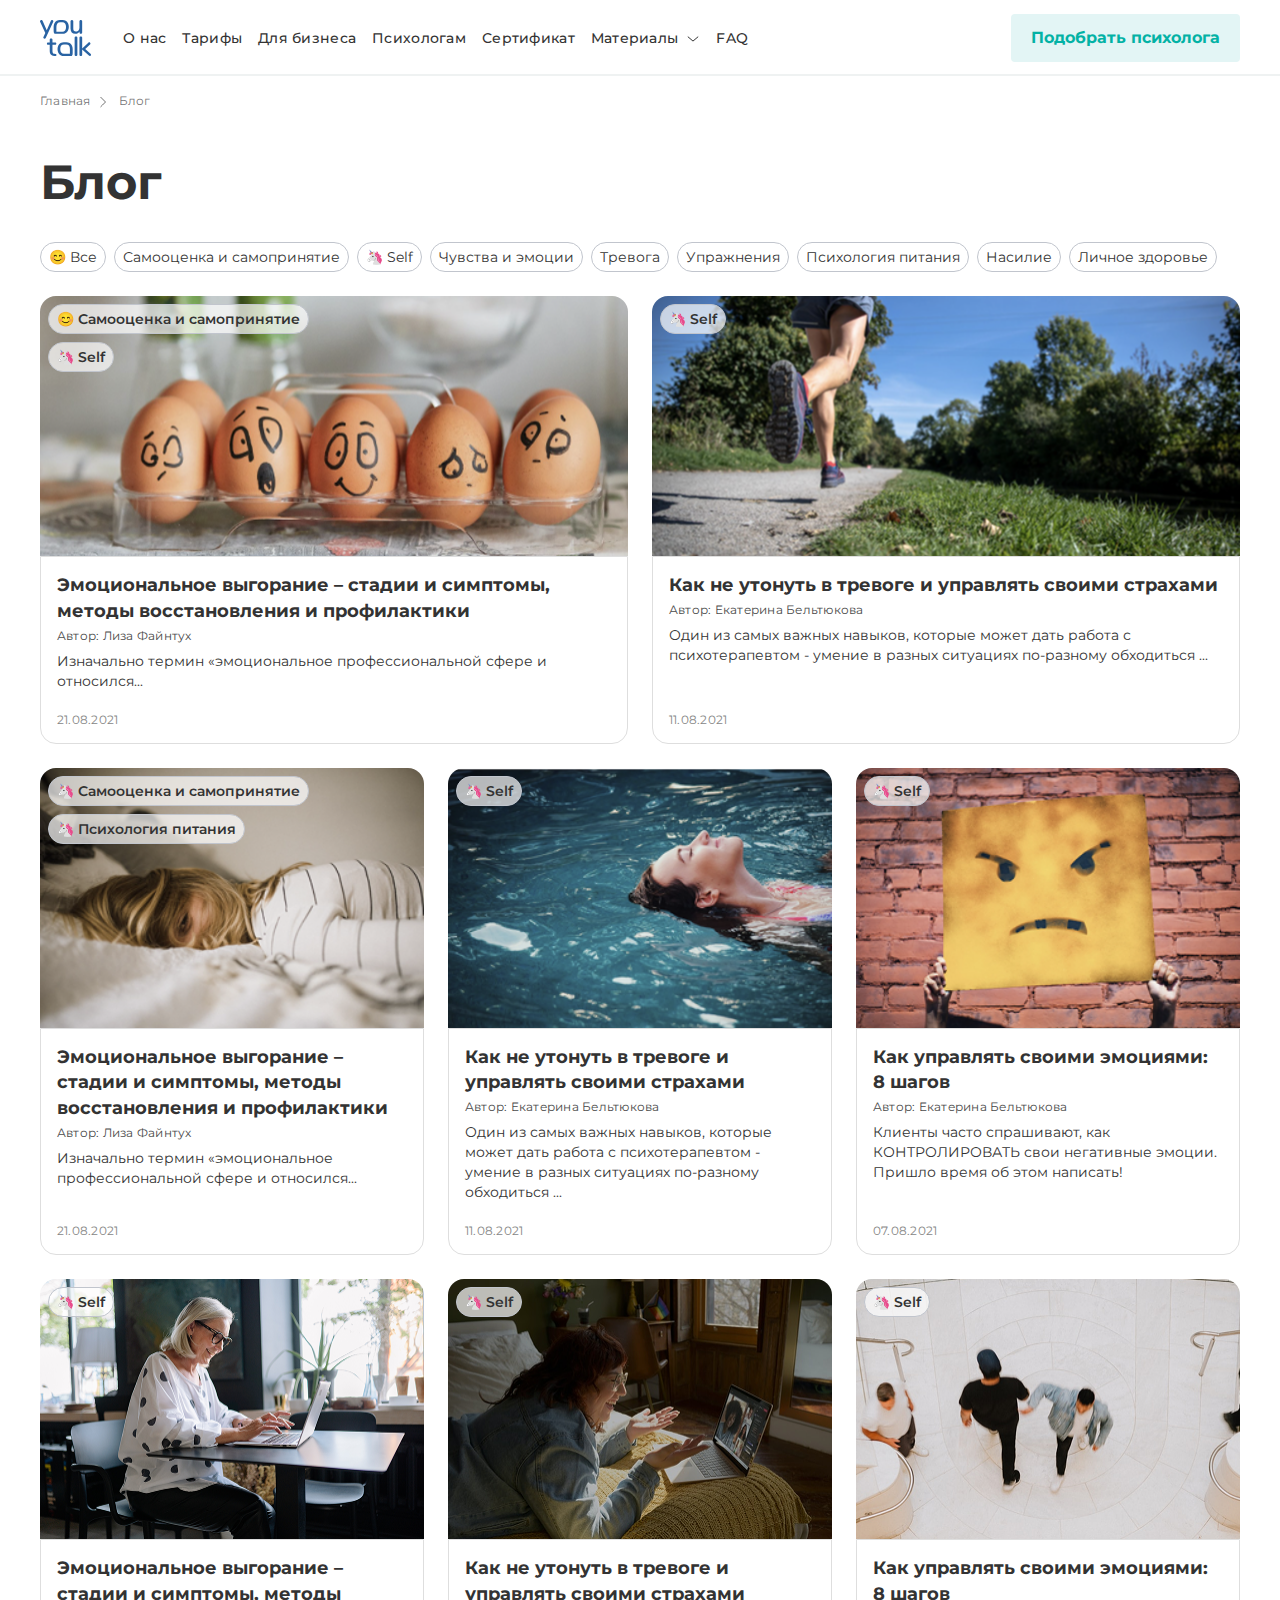
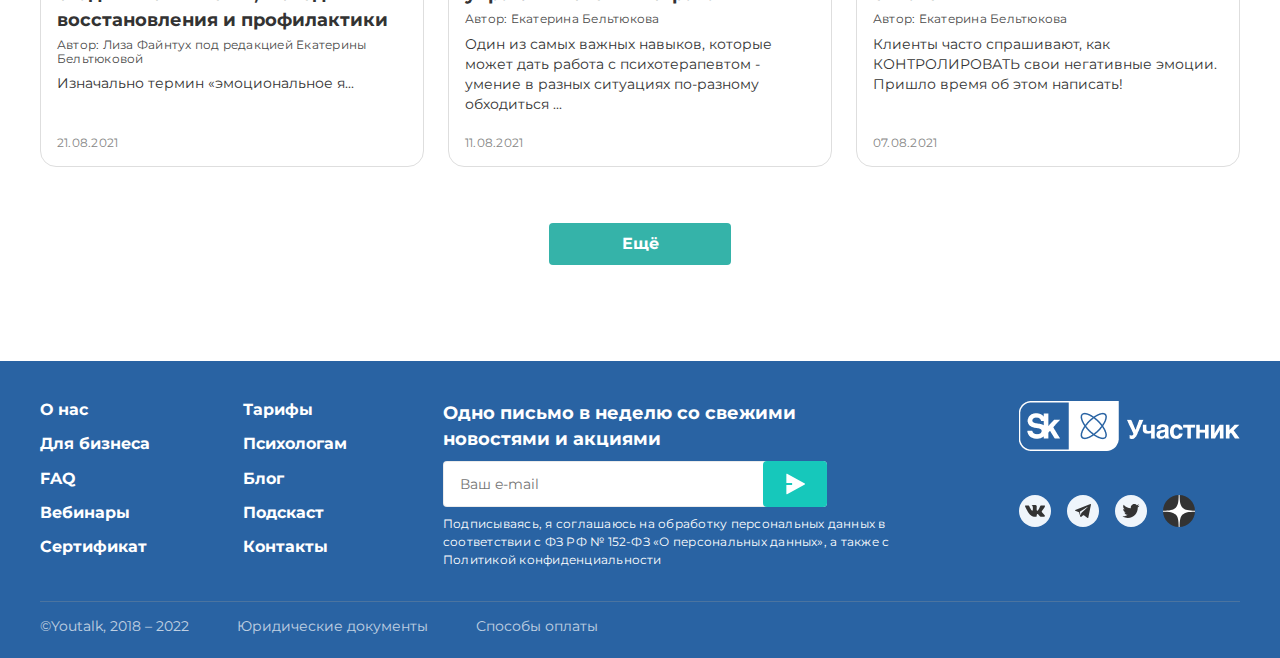
<file: index.html>
<!DOCTYPE html>
<html lang="ru">

<head>
  <meta charset="UTF-8">
  <meta name="viewport" content="width=device-width, initial-scale=1.0">
  <title>Блог</title>
  <link rel="stylesheet" href="./assets/css/index.css">
</head>

<body>
  <header class="header">
    <div class="container">
      <div class="header__container">
        <a href="./index.html" class="header__logo">
          <img src="./assets/icons/logo.svg" alt="You talk" class="header__logo-image">
        </a>
        <nav class="header__nav">
          <ul class="header__menu">
            <li class="header__menu-item">
              <a href="#" class="header__menu-link">
                О нас
              </a>
            </li>
            <li class="header__menu-item">
              <a href="#" class="header__menu-link">
                Тарифы
              </a>
            </li>
            <li class="header__menu-item">
              <a href="#" class="header__menu-link">
                Для бизнеса
              </a>
            </li>
            <li class="header__menu-item">
              <a href="#" class="header__menu-link">
                Психологам
              </a>
            </li>
            <li class="header__menu-item">
              <a href="#" class="header__menu-link">
                Сертификат
              </a>
            </li>
            <li class="header__menu-item">
              <a href="#" class="header__menu-link">
                Материалы
              </a>
              <img src="./assets/icons/arrow.svg" alt="Стрелка вниз" class="header__menu-icon-arrow">
            </li>
            <li class="header__menu-item">
              <a href="#" class="header__menu-link">
                FAQ
              </a>
            </li>
          </ul>
        </nav>
        <button type="button" class="header__button">
          Подобрать психолога
        </button>
        <button class="burger-menu">
          <div class="burger-menu__line">

          </div>
        </button>
      </div>
    </div>
  </header>

  <main class="main">
    <section class="breadcrumbs">
      <div class="container breadcrumbs__container">
        <nav class="breadcrumbs__nav">
          <ul class="breadcrumbs__list">
            <li class="breadcrumbs__item">
              <a href="#" class="breadcrumbs__link">
                Главная
              </a>
            </li>
            <li class="breadcrumbs__item">
              <a href="./index.html" class="breadcrumbs__link">
                Блог
              </a>
            </li>
          </ul>
        </nav>
      </div>
    </section>

    <section class="blog">
      <div class="container blog__container">
        <h1 class="blog__title">
          Блог
        </h1>
        <ul class="blog__filters">
          <li class="blog__filter-item">
            <button type="button" class="blog__filter-button">
              &#128522; Все
            </button>
          </li>
          <li class="blog__filter-item">
            <button type="button" class="blog__filter-button">
              Самооценка и самопринятие
            </button>
          </li>
          <li class="blog__filter-item">
            <button type="button" class="blog__filter-button">
              &#129412; Self
            </button>
          </li>
          <li class="blog__filter-item">
            <button type="button" class="blog__filter-button">
              Чувства и эмоции
            </button>
          </li>
          <li class="blog__filter-item">
            <button type="button" class="blog__filter-button">
              Тревога
            </button>
          </li>
          <li class="blog__filter-item">
            <button type="button" class="blog__filter-button">
              Упражнения
            </button>
          </li>
          <li class="blog__filter-item">
            <button type="button" class="blog__filter-button">
              Психология питания
            </button>
          </li>
          <li class="blog__filter-item">
            <button type="button" class="blog__filter-button">
              Насилие
            </button>
          </li>
          <li class="blog__filter-item">
            <button type="button" class="blog__filter-button">
              Личное здоровье
            </button>
          </li>
        </ul>
        <ul class="blog__posts">
          <li class="blog__post-item">
            <a href="#" class="blog__post-link">
              <div class="blog__post-wrapper">
                <img src="./assets/images/blog/one.png" alt="one" width="588" height="260" class="blog__post-image">
                <div class="blog__post-filters-group">
                  <p class="blog__post-filters">
                    &#128522; Самооценка и самопринятие
                  </p>
                  <p class="blog__post-filters">
                    &#129412; Self
                  </p>
                </div>
              </div>
              <div class="blog__post-inner">
                <h3 class="blog__post-title">
                  Эмоциональное выгорание – стадии и симптомы, методы восстановления и профилактики
                </h3>
                <p class="blog__post-author">
                  Автор: Лиза Файнтух
                </p>
                <p class="blog__post-description">
                  Изначально термин «эмоциональное профессиональной сфере и относился...
                </p>
                <span class="blog__post-date">
                  21.08.2021
                </span>
              </div>
            </a>
          </li>
          <li class="blog__post-item">
            <a href="#" class="blog__post-link">
              <div class="blog__post-wrapper">
                <img src="./assets/images/blog/two.png" alt="two" width="588" height="260" class="blog__post-image">
                <div class="blog__post-filters-group">
                  <p class="blog__post-filters">
                    &#129412; Self
                  </p>
                </div>
              </div>
              <div class="blog__post-inner">
                <h3 class="blog__post-title">
                  Как не утонуть в тревоге и управлять своими страхами
                </h3>
                <p class="blog__post-author">
                  Автор: Екатерина Бельтюкова
                </p>
                <p class="blog__post-description">
                  Один из самых важных навыков, которые может дать работа с психотерапевтом - умение в разных ситуациях
                  по-разному обходиться ...
                </p>
                <span class="blog__post-date">
                  11.08.2021
                </span>
              </div>
            </a>
          </li>
          <li class="blog__post-item">
            <a href="#" class="blog__post-link">
              <div class="blog__post-wrapper">
                <img src="./assets/images/blog/three.png" alt="three" width="384" height="260" class="blog__post-image">
                <div class="blog__post-filters-group">
                  <p class="blog__post-filters">
                    &#129412; Самооценка и самопринятие
                  </p>
                  <p class="blog__post-filters">
                    &#129412; Психология питания
                  </p>
                </div>
              </div>
              <div class="blog__post-inner">
                <h3 class="blog__post-title">
                  Эмоциональное выгорание – стадии и симптомы, методы восстановления и профилактики
                </h3>
                <p class="blog__post-author">
                  Автор: Лиза Файнтух
                </p>
                <p class="blog__post-description">
                  Изначально термин «эмоциональное профессиональной сфере и относился...
                </p>
                <span class="blog__post-date">
                  21.08.2021
                </span>
              </div>
            </a>
          </li>
          <li class="blog__post-item">
            <a href="./post.html" class="blog__post-link">
              <div class="blog__post-wrapper">
                <img src="./assets/images/blog/four.png" alt="four" width="384" height="260" class="blog__post-image">
                <div class="blog__post-filters-group">
                  <p class="blog__post-filters">
                    &#129412; Self
                  </p>
                </div>
              </div>
              <div class="blog__post-inner">
                <h3 class="blog__post-title">
                  Как не утонуть в тревоге и управлять своими страхами
                </h3>
                <p class="blog__post-author">
                  Автор: Екатерина Бельтюкова
                </p>
                <p class="blog__post-description">
                  Один из самых важных навыков, которые может дать работа с психотерапевтом - умение в разных ситуациях
                  по-разному обходиться ...
                </p>
                <span class="blog__post-date">
                  11.08.2021
                </span>
              </div>
            </a>
          </li>
          <li class="blog__post-item">
            <a href="#" class="blog__post-link">
              <div class="blog__post-wrapper">
                <img src="./assets/images/blog/five.png" alt="five" width="384" height="260" class="blog__post-image">
                <div class="blog__post-filters-group">
                  <p class="blog__post-filters">
                    &#129412; Self
                  </p>
                </div>
              </div>
              <div class="blog__post-inner">
                <h3 class="blog__post-title">
                  Как управлять своими эмоциями: 8 шагов
                </h3>
                <p class="blog__post-author">
                  Автор: Екатерина Бельтюкова
                </p>
                <p class="blog__post-description">
                  Клиенты часто спрашивают, как КОНТРОЛИРОВАТЬ свои негативные эмоции. Пришло время об этом написать!
                </p>
                <span class="blog__post-date">
                  07.08.2021
                </span>
              </div>
            </a>
          </li>
          <li class="blog__post-item">
            <a href="#" class="blog__post-link">
              <div class="blog__post-wrapper">
                <img src="./assets/images/blog/six.png" alt="six" width="384" height="260" class="blog__post-image">
                <div class="blog__post-filters-group">
                  <p class="blog__post-filters">
                    &#129412; Self
                  </p>
                </div>
              </div>
              <div class="blog__post-inner">
                <h3 class="blog__post-title">
                  Эмоциональное выгорание – стадии и симптомы, методы восстановления и профилактики
                </h3>
                <p class="blog__post-author">
                  Автор: Лиза Файнтух под редакцией Екатерины Бельтюковой
                </p>
                <p class="blog__post-description">
                  Изначально термин «эмоциональное я...
                </p>
                <span class="blog__post-date">
                  21.08.2021
                </span>
              </div>
            </a>
          </li>
          <li class="blog__post-item">
            <a href="#" class="blog__post-link">
              <div class="blog__post-wrapper">
                <img src="./assets/images/blog/seven.png" alt="seven" width="384" height="260" class="blog__post-image">
                <div class="blog__post-filters-group">
                  <p class="blog__post-filters">
                    &#129412; Self
                  </p>
                </div>
              </div>
              <div class="blog__post-inner">
                <h3 class="blog__post-title">
                  Как не утонуть в тревоге и управлять своими страхами
                </h3>
                <p class="blog__post-author">
                  Автор: Екатерина Бельтюкова
                </p>
                <p class="blog__post-description">
                  Один из самых важных навыков, которые может дать работа с психотерапевтом - умение в разных ситуациях
                  по-разному обходиться ...
                </p>
                <span class="blog__post-date">
                  11.08.2021
                </span>
              </div>
            </a>
          </li>
          <li class="blog__post-item">
            <a href="#" class="blog__post-link">
              <div class="blog__post-wrapper">
                <img src="./assets/images/blog/eight.png" alt="eight" width="384" height="260" class="blog__post-image">
                <div class="blog__post-filters-group">
                  <p class="blog__post-filters">
                    &#129412; Self
                  </p>
                </div>
              </div>
              <div class="blog__post-inner">
                <h3 class="blog__post-title">
                  Как управлять своими эмоциями: 8 шагов
                </h3>
                <p class="blog__post-author">
                  Автор: Екатерина Бельтюкова
                </p>
                <p class="blog__post-description">
                  Клиенты часто спрашивают, как КОНТРОЛИРОВАТЬ свои негативные эмоции. Пришло время об этом написать!
                </p>
                <span class="blog__post-date">
                  07.08.2021
                </span>
              </div>
            </a>
          </li>
        </ul>
        <button type="button" class="blog__button total-button">
          Ещё
        </button>
      </div>
    </section>
  </main>

  <footer class="footer">
    <div class="container footer__container">
      <div class="footer__top">
        <nav class="footer__nav">
          <ul class="footer__menu">
            <li class="footer__menu-item">
              <a href="#" class="footer__menu-link">
                О нас
              </a>
            </li>
            <li class="footer__menu-item">
              <a href="#" class="footer__menu-link">
                Тарифы
              </a>
            </li>
            <li class="footer__menu-item">
              <a href="#" class="footer__menu-link">
                Для бизнеса
              </a>
            </li>
            <li class="footer__menu-item">
              <a href="#" class="footer__menu-link">
                Психологам
              </a>
            </li>
            <li class="footer__menu-item">
              <a href="#" class="footer__menu-link">
                FAQ
              </a>
            </li>
            <li class="footer__menu-item">
              <a href="#" class="footer__menu-link">
                Блог
              </a>
            </li>
            <li class="footer__menu-item">
              <a href="#" class="footer__menu-link">
                Вебинары
              </a>
            </li>
            <li class="footer__menu-item">
              <a href="#" class="footer__menu-link">
                Подскаст
              </a>
            </li>
            <li class="footer__menu-item">
              <a href="#" class="footer__menu-link">
                Сертификат
              </a>
            </li>
            <li class="footer__menu-item">
              <a href="#" class="footer__menu-link">
                Контакты
              </a>
            </li>
          </ul>
        </nav>
        <form method="post" class="footer__form">
          <h2 class="footer__form-title">
            Одно письмо в неделю со свежими новостями и акциями
          </h2>
          <div class="footer__form-inner">
            <input type="email" placeholder="Ваш e-mail" name="email" class="footer__form-input">
            <button type="submit" class="footer__form-button">
              <img src="./assets/icons/footer/submit.svg" alt="" width="24" height="24" class="footer__form-submit">
            </button>
          </div>
          <p class="footer__form-text">
            Подписываясь, я соглашаюсь на обработку персональных данных в соответствии с ФЗ РФ № 152-ФЗ «О персональных
            данных», а также с Политикой конфиденциальности
          </p>
        </form>
        <div class="footer__block-last">
          <img src="./assets/icons/footer/member.png" alt="SK Участник" width="221" height="50"
            class="footer__block-last_image">
          <ul class="footer__messagers">
            <li class="footer__messager">
              <a href="#" target="_blank" class="footer__messager-link">
                <img src="./assets/icons/footer/vk.svg" alt="Вконтакте" width="32" height="32"
                  class="footer__messager-icon">
              </a>
            </li>
            <li class="footer__messager">
              <a href="#" target="_blank" class="footer__messager-link">
                <img src="./assets/icons/footer/telegram.svg" alt="Telegram" width="32" height="32"
                  class="footer__messager-icon">
              </a>
            </li>
            <li class="footer__messager">
              <a href="#" target="_blank" class="footer__messager-link">
                <img src="./assets/icons/footer/facebook.svg" alt="Facebook" width="32" height="32"
                  class="footer__messager-icon">
              </a>
            </li>
            <li class="footer__messager">
              <a href="#" target="_blank" class="footer__messager-link">
                <img src="./assets/icons/footer/penterest.svg" alt="Penterest" width="32" height="32"
                  class="footer__messager-icon">
              </a>
            </li>
          </ul>
        </div>
      </div>
      <div class="footer__botom">
        <ul class="footer__botom-list">
          <li class="footer__bottom-item">
            ©Youtalk, 2018 – 2022
          </li>
          <li class="footer__bottom-item">
            Юридические документы
          </li>
          <li class="footer__bottom-item">
            Способы оплаты
          </li>
        </ul>
      </div>
    </div>
  </footer>
</body>

</html>
</file>
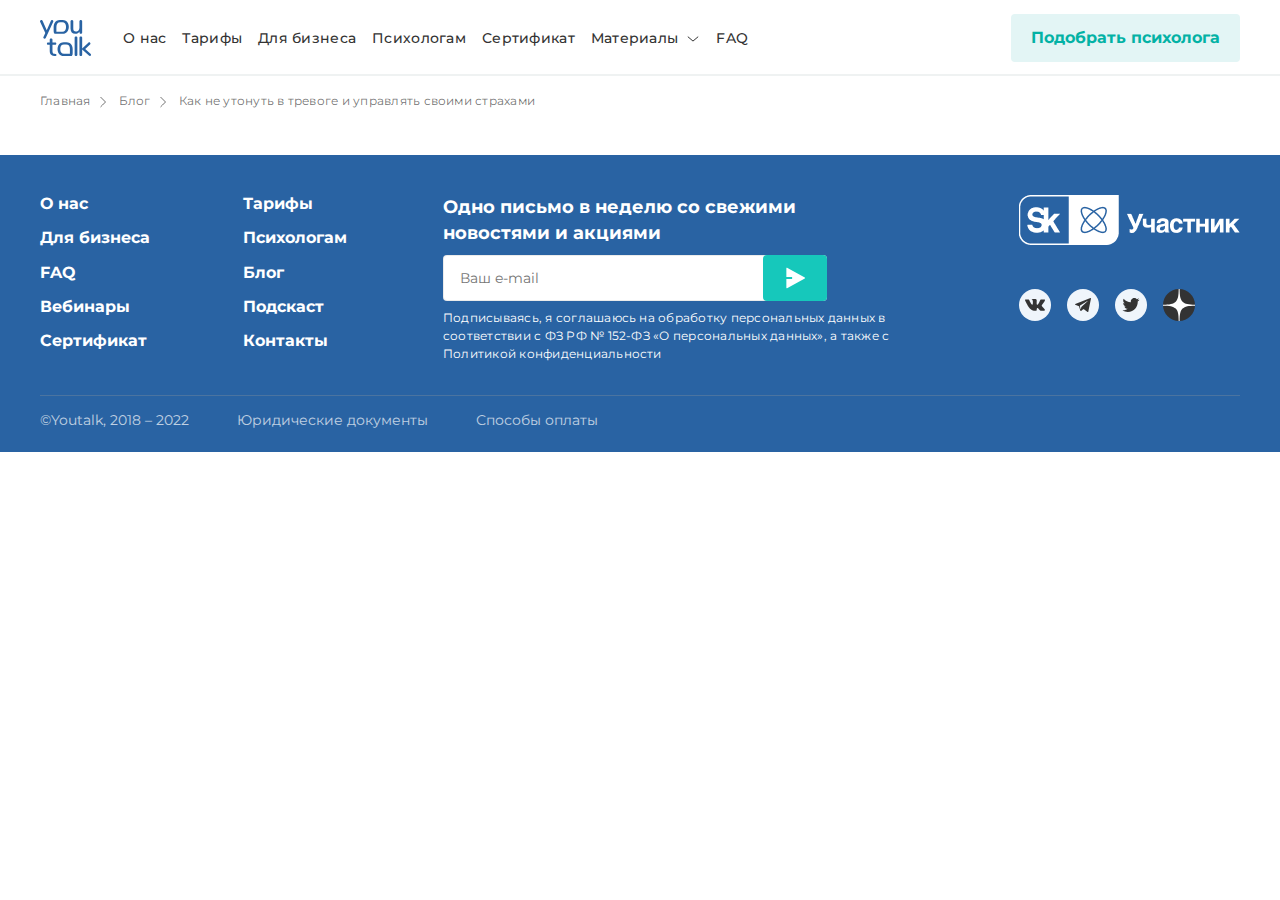
<file: post.html>
<!DOCTYPE html>
<html lang="en">

<head>
  <meta charset="UTF-8">
  <meta name="viewport" content="width=device-width, initial-scale=1.0">
  <title>Пост</title>
  <link rel="stylesheet" href="./assets/css/index.css">
</head>

<body>
  <header class="header">
    <div class="container">
      <div class="header__container">
        <a href="./index.html" class="header__logo">
          <img src="./assets/icons/logo.svg" alt="You talk" class="header__logo-image">
        </a>
        <nav class="header__nav">
          <ul class="header__menu">
            <li class="header__menu-item">
              <a href="#" class="header__menu-link">
                О нас
              </a>
            </li>
            <li class="header__menu-item">
              <a href="#" class="header__menu-link">
                Тарифы
              </a>
            </li>
            <li class="header__menu-item">
              <a href="#" class="header__menu-link">
                Для бизнеса
              </a>
            </li>
            <li class="header__menu-item">
              <a href="#" class="header__menu-link">
                Психологам
              </a>
            </li>
            <li class="header__menu-item">
              <a href="#" class="header__menu-link">
                Сертификат
              </a>
            </li>
            <li class="header__menu-item">
              <a href="#" class="header__menu-link">
                Материалы
              </a>
              <img src="./assets/icons/arrow.svg" alt="Стрелка вниз" class="header__menu-icon-arrow">
            </li>
            <li class="header__menu-item">
              <a href="#" class="header__menu-link">
                FAQ
              </a>
            </li>
          </ul>
        </nav>
        <button type="button" class="header__button">
          Подобрать психолога
        </button>
        <button class="burger-menu">
          <div class="burger-menu__line">

          </div>
        </button>
      </div>
    </div>
  </header>

  <main class="main">
    <section class="breadcrumbs">
      <div class="container breadcrumbs__container">
        <nav class="breadcrumbs__nav">
          <ul class="breadcrumbs__list">
            <li class="breadcrumbs__item">
              <a href="#" class="breadcrumbs__link">
                Главная
              </a>
            </li>
            <li class="breadcrumbs__item">
              <a href="./index.html" class="breadcrumbs__link">
                Блог
              </a>
            </li>
            <li class="breadcrumbs__item">
              <a href="./post.html" class="breadcrumbs__link">
                Как не утонуть в тревоге и управлять своими страхами
              </a>
            </li>
          </ul>
        </nav>
      </div>
    </section>

    <section class="post">
      <div class="container post__container">

      </div>
    </section>
  </main>

  <footer class="footer">
    <div class="container footer__container">
      <div class="footer__top">
        <nav class="footer__nav">
          <ul class="footer__menu">
            <li class="footer__menu-item">
              <a href="#" class="footer__menu-link">
                О нас
              </a>
            </li>
            <li class="footer__menu-item">
              <a href="#" class="footer__menu-link">
                Тарифы
              </a>
            </li>
            <li class="footer__menu-item">
              <a href="#" class="footer__menu-link">
                Для бизнеса
              </a>
            </li>
            <li class="footer__menu-item">
              <a href="#" class="footer__menu-link">
                Психологам
              </a>
            </li>
            <li class="footer__menu-item">
              <a href="#" class="footer__menu-link">
                FAQ
              </a>
            </li>
            <li class="footer__menu-item">
              <a href="#" class="footer__menu-link">
                Блог
              </a>
            </li>
            <li class="footer__menu-item">
              <a href="#" class="footer__menu-link">
                Вебинары
              </a>
            </li>
            <li class="footer__menu-item">
              <a href="#" class="footer__menu-link">
                Подскаст
              </a>
            </li>
            <li class="footer__menu-item">
              <a href="#" class="footer__menu-link">
                Сертификат
              </a>
            </li>
            <li class="footer__menu-item">
              <a href="#" class="footer__menu-link">
                Контакты
              </a>
            </li>
          </ul>
        </nav>
        <form method="post" class="footer__form">
          <h2 class="footer__form-title">
            Одно письмо в неделю со свежими новостями и акциями
          </h2>
          <div class="footer__form-inner">
            <input type="email" placeholder="Ваш e-mail" name="email" class="footer__form-input">
            <button type="submit" class="footer__form-button">
              <img src="./assets/icons/footer/submit.svg" alt="" width="24" height="24" class="footer__form-submit">
            </button>
          </div>
          <p class="footer__form-text">
            Подписываясь, я соглашаюсь на обработку персональных данных в соответствии с ФЗ РФ № 152-ФЗ «О
            персональных
            данных», а также с Политикой конфиденциальности
          </p>
        </form>
        <div class="footer__block-last">
          <img src="./assets/icons/footer/member.png" alt="SK Участник" width="221" height="50"
            class="footer__block-last_image">
          <ul class="footer__messagers">
            <li class="footer__messager">
              <a href="#" target="_blank" class="footer__messager-link">
                <img src="./assets/icons/footer/vk.svg" alt="Вконтакте" width="32" height="32"
                  class="footer__messager-icon">
              </a>
            </li>
            <li class="footer__messager">
              <a href="#" target="_blank" class="footer__messager-link">
                <img src="./assets/icons/footer/telegram.svg" alt="Telegram" width="32" height="32"
                  class="footer__messager-icon">
              </a>
            </li>
            <li class="footer__messager">
              <a href="#" target="_blank" class="footer__messager-link">
                <img src="./assets/icons/footer/facebook.svg" alt="Facebook" width="32" height="32"
                  class="footer__messager-icon">
              </a>
            </li>
            <li class="footer__messager">
              <a href="#" target="_blank" class="footer__messager-link">
                <img src="./assets/icons/footer/penterest.svg" alt="Penterest" width="32" height="32"
                  class="footer__messager-icon">
              </a>
            </li>
          </ul>
        </div>
      </div>
      <div class="footer__botom">
        <ul class="footer__botom-list">
          <li class="footer__bottom-item">
            ©Youtalk, 2018 – 2022
          </li>
          <li class="footer__bottom-item">
            Юридические документы
          </li>
          <li class="footer__bottom-item">
            Способы оплаты
          </li>
        </ul>
      </div>
    </div>
  </footer>
</body>

</html>
</file>
<file: assets/css/index.css>
@import url("./normalize.css");
@import url("./reset.css");
@import url("./fonts.css");
@import url("./variables.css");
@import url("./base.css");
@import url("./blocks/module.css");
@import url("./media/media.css");
</file>
